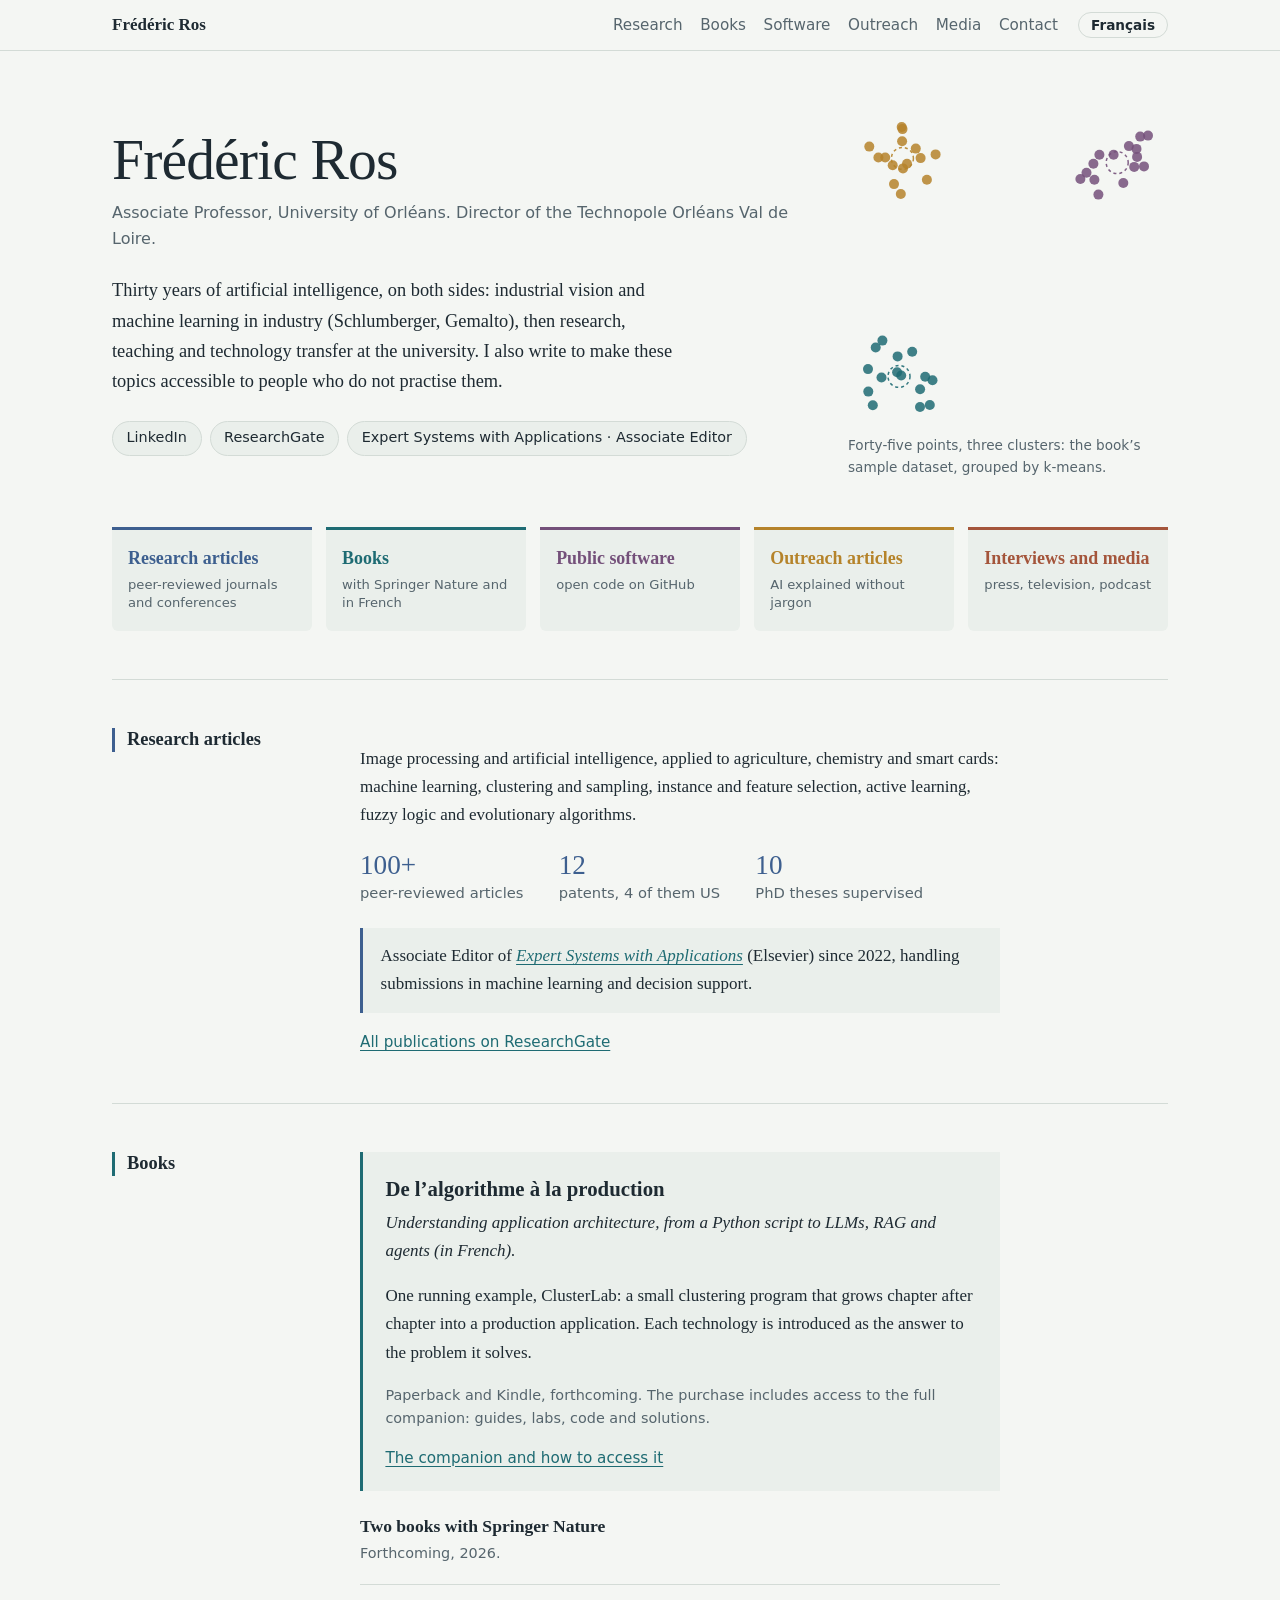
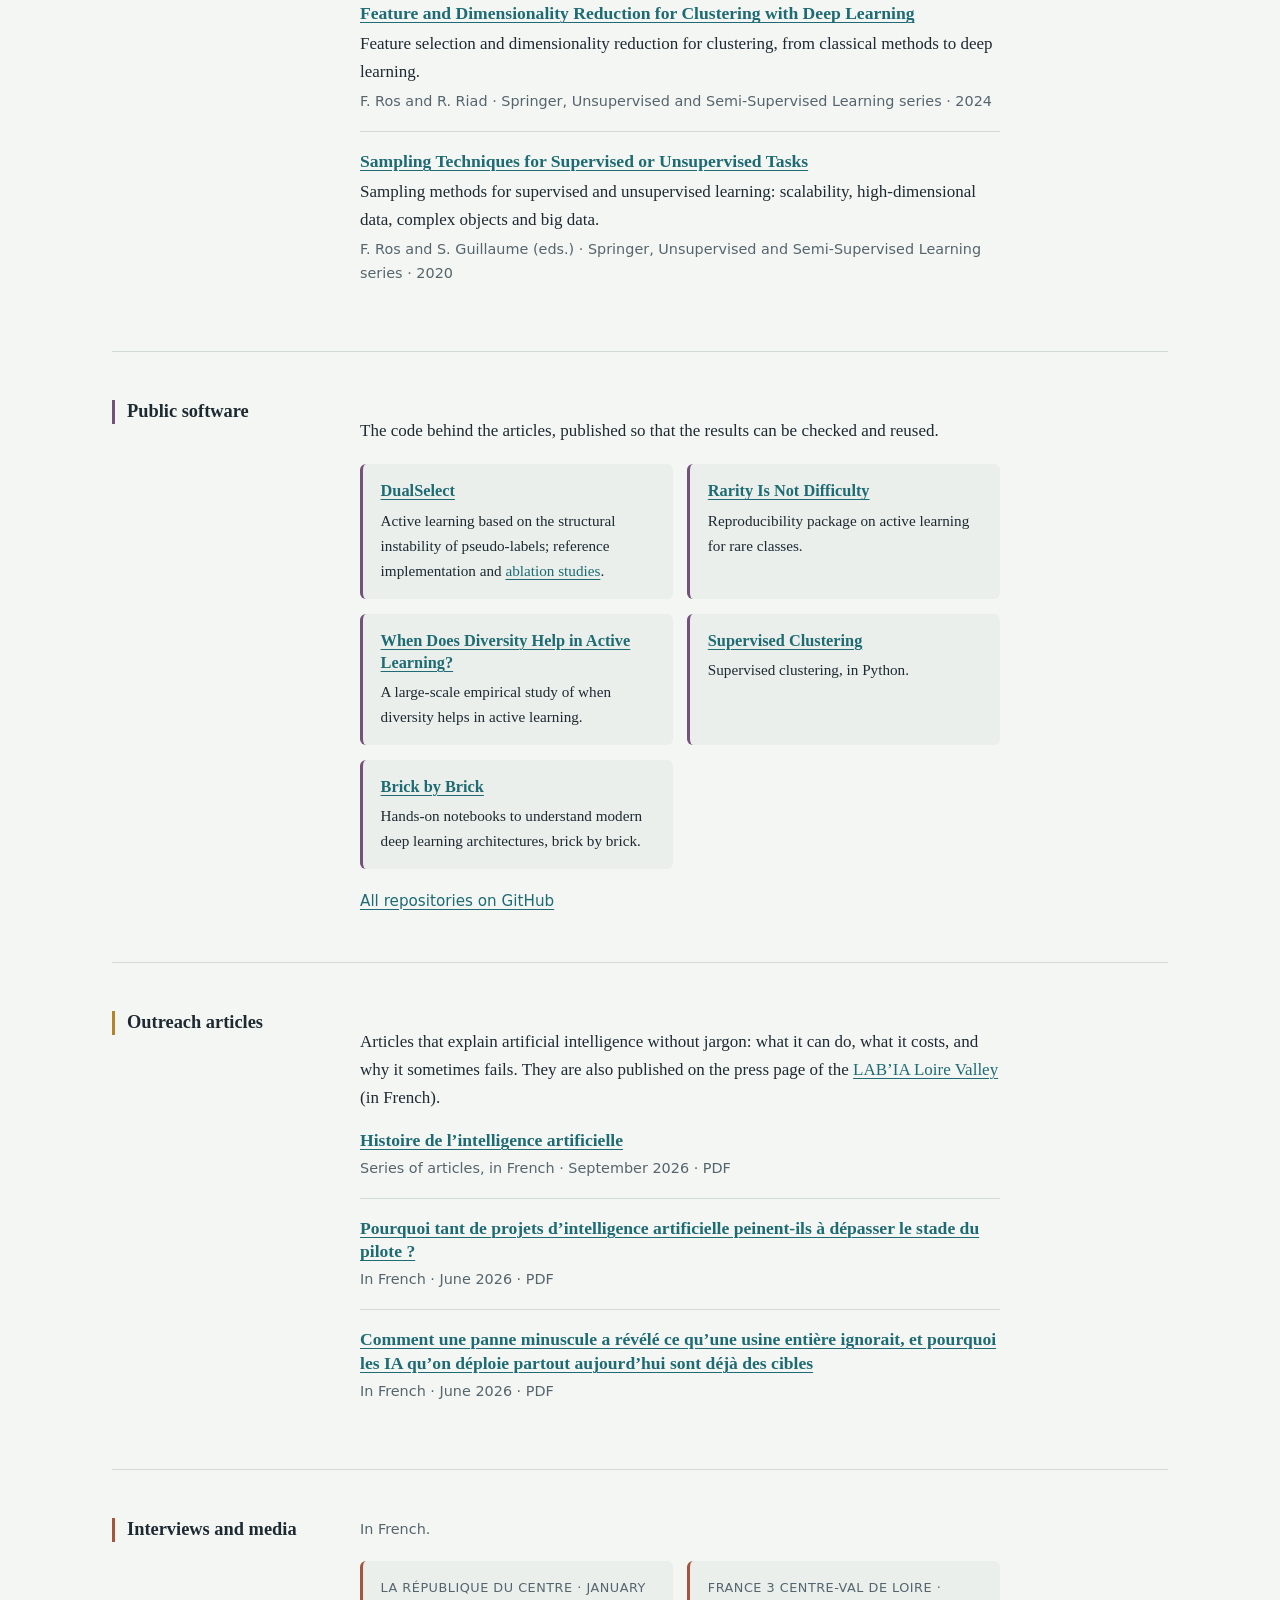
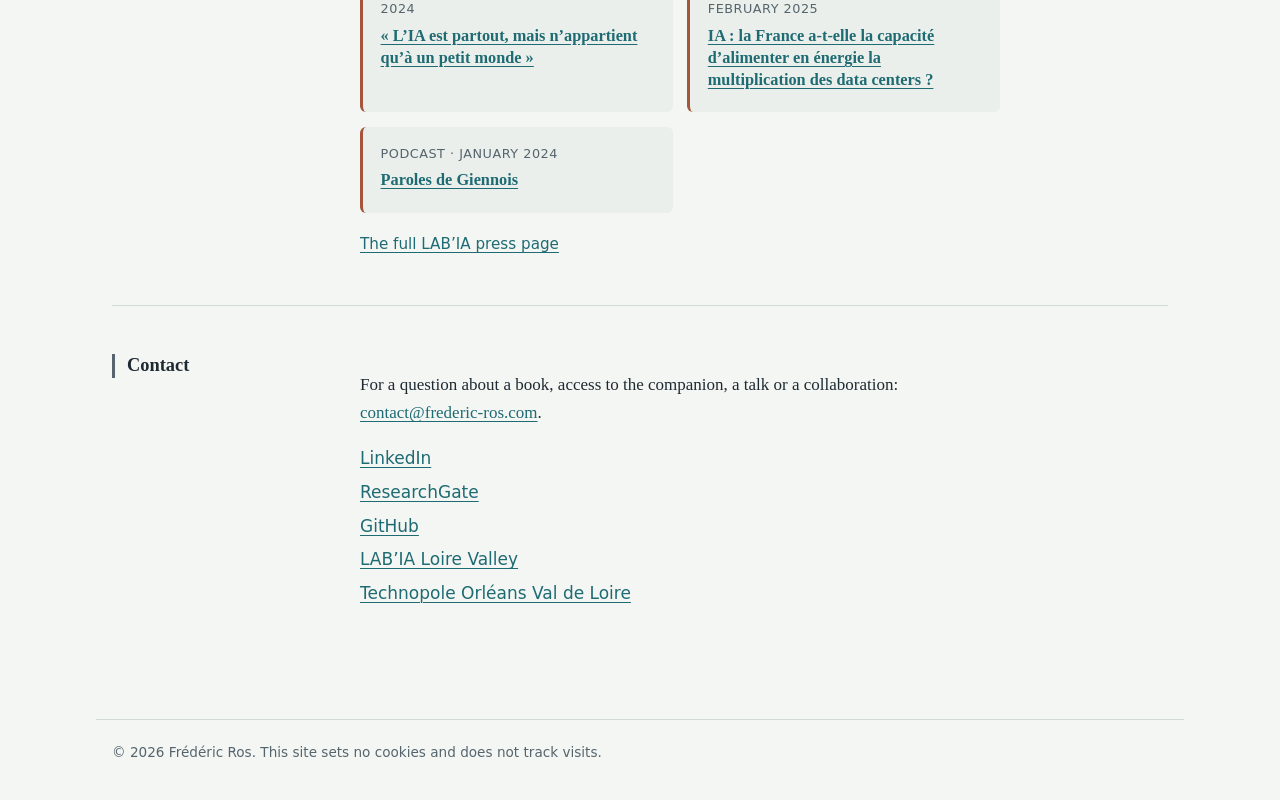
<file: index.html>
<!doctype html>
<html lang="fr" data-lang="fr">
<head>
<meta charset="utf-8">
<meta name="viewport" content="width=device-width, initial-scale=1">
<title>Frédéric Ros</title>
<meta name="titre-fr" content="Frédéric Ros — intelligence artificielle, recherche et vulgarisation">
<meta name="titre-en" content="Frédéric Ros — artificial intelligence, research and outreach">
<meta name="description" content="Frédéric Ros, professeur des universités associé (Université d'Orléans) et directeur de la Technopole Orléans Val de Loire : livres, articles de vulgarisation, recherche en intelligence artificielle.">
<link rel="icon" href="assets/icone.svg" type="image/svg+xml">
<link rel="stylesheet" href="assets/style.css">
<script src="assets/site.js"></script>
</head>
<body>

<header class="entete">
  <div class="entete-int">
    <a class="marque" href="./">Frédéric Ros</a>
    <nav class="nav" aria-label="Sections">
      <a href="#recherche"><span class="fr">Recherche</span><span class="en">Research</span></a>
      <a href="#livres"><span class="fr">Livres</span><span class="en">Books</span></a>
      <a href="#logiciels"><span class="fr">Logiciels</span><span class="en">Software</span></a>
      <a href="#vulgarisation"><span class="fr">Vulgarisation</span><span class="en">Outreach</span></a>
      <a href="#medias"><span class="fr">Médias</span><span class="en">Media</span></a>
      <a href="#contact">Contact</a>
    </nav>
    <button class="langue" type="button">English</button>
  </div>
</header>

<main>

  <!-- ===== Ouverture ===================================================== -->
  <section class="ouverture" aria-label="Présentation">
    <div>
      <h1>Frédéric Ros</h1>
      <p class="fonctions fr">Professeur des universités associé, Université d’Orléans.
        Directeur de la Technopole Orléans Val de Loire.</p>
      <p class="fonctions en">Associate Professor, University of Orléans.
        Director of the Technopole Orléans Val de Loire.</p>

      <p class="presentation fr">Trente ans d’intelligence artificielle, des deux côtés :
        la vision industrielle et l’apprentissage automatique en entreprise
        (Schlumberger, Gemalto), puis la recherche, l’enseignement et le transfert
        à l’université. J’écris aussi pour rendre ces sujets accessibles à ceux qui
        ne les pratiquent pas.</p>
      <p class="presentation en">Thirty years of artificial intelligence, on both sides:
        industrial vision and machine learning in industry (Schlumberger, Gemalto),
        then research, teaching and technology transfer at the university. I also
        write to make these topics accessible to people who do not practise them.</p>
      <ul class="profils">
        <li><a href="https://www.linkedin.com/in/fr%C3%A9d%C3%A9ric-ros-6837826/">LinkedIn</a></li>
        <li><a href="https://www.researchgate.net/profile/Frederic-Ros">ResearchGate</a></li>
        <li><a href="https://www.sciencedirect.com/journal/expert-systems-with-applications"><span class="fr">Expert Systems with Applications · éditeur associé</span><span class="en">Expert Systems with Applications · Associate Editor</span></a></li>
      </ul>
    </div>

    <figure class="nuage">
      <svg viewBox="0 0 320 320" role="img" aria-labelledby="nuage-titre">
        <title id="nuage-titre">Quarante-cinq points regroupés en trois groupes par un algorithme de clustering</title>
        <circle class="p g0" cx="27.7" cy="240.5" r="5" style="--i:0"/>
        <circle class="p g0" cx="72.1" cy="282.2" r="5" style="--i:1"/>
        <circle class="p g0" cx="53.2" cy="268.5" r="5" style="--i:2"/>
        <circle class="p g0" cx="64.2" cy="244.7" r="5" style="--i:3"/>
        <circle class="p g0" cx="24.8" cy="298.2" r="5" style="--i:4"/>
        <circle class="p g0" cx="77.2" cy="269.7" r="5" style="--i:5"/>
        <circle class="p g0" cx="72.0" cy="300.0" r="5" style="--i:6"/>
        <circle class="p g0" cx="49.6" cy="249.4" r="5" style="--i:7"/>
        <circle class="p g0" cx="34.4" cy="233.6" r="5" style="--i:8"/>
        <circle class="p g0" cx="81.8" cy="298.0" r="5" style="--i:9"/>
        <circle class="p g0" cx="20.0" cy="262.1" r="5" style="--i:10"/>
        <circle class="p g0" cx="84.5" cy="273.3" r="5" style="--i:11"/>
        <circle class="p g0" cx="33.5" cy="270.5" r="5" style="--i:12"/>
        <circle class="p g0" cx="20.3" cy="284.6" r="5" style="--i:13"/>
        <circle class="p g0" cx="49.1" cy="265.3" r="5" style="--i:14"/>
        <circle class="p g2" cx="246.4" cy="72.8" r="5" style="--i:15"/>
        <circle class="p g2" cx="245.4" cy="56.8" r="5" style="--i:16"/>
        <circle class="p g2" cx="250.4" cy="87.6" r="5" style="--i:17"/>
        <circle class="p g2" cx="289.1" cy="49.9" r="5" style="--i:18"/>
        <circle class="p g2" cx="275.3" cy="76.0" r="5" style="--i:19"/>
        <circle class="p g2" cx="300.0" cy="28.6" r="5" style="--i:20"/>
        <circle class="p g2" cx="238.5" cy="65.7" r="5" style="--i:21"/>
        <circle class="p g2" cx="280.9" cy="39.1" r="5" style="--i:22"/>
        <circle class="p g2" cx="296.0" cy="59.4" r="5" style="--i:23"/>
        <circle class="p g2" cx="288.5" cy="41.9" r="5" style="--i:24"/>
        <circle class="p g2" cx="251.4" cy="47.8" r="5" style="--i:25"/>
        <circle class="p g2" cx="292.2" cy="29.6" r="5" style="--i:26"/>
        <circle class="p g2" cx="265.6" cy="47.7" r="5" style="--i:27"/>
        <circle class="p g2" cx="232.4" cy="72.0" r="5" style="--i:28"/>
        <circle class="p g2" cx="286.2" cy="59.9" r="5" style="--i:29"/>
        <circle class="p g1" cx="30.4" cy="50.5" r="5" style="--i:30"/>
        <circle class="p g1" cx="67.8" cy="41.6" r="5" style="--i:31"/>
        <circle class="p g1" cx="44.7" cy="58.2" r="5" style="--i:32"/>
        <circle class="p g1" cx="54.1" cy="34.3" r="5" style="--i:33"/>
        <circle class="p g1" cx="55.0" cy="61.4" r="5" style="--i:34"/>
        <circle class="p g1" cx="52.8" cy="87.0" r="5" style="--i:35"/>
        <circle class="p g1" cx="21.3" cy="39.6" r="5" style="--i:36"/>
        <circle class="p g1" cx="87.6" cy="47.4" r="5" style="--i:37"/>
        <circle class="p g1" cx="46.0" cy="77.1" r="5" style="--i:38"/>
        <circle class="p g1" cx="53.7" cy="20.0" r="5" style="--i:39"/>
        <circle class="p g1" cx="72.6" cy="51.1" r="5" style="--i:40"/>
        <circle class="p g1" cx="78.9" cy="72.8" r="5" style="--i:41"/>
        <circle class="p g1" cx="54.5" cy="22.1" r="5" style="--i:42"/>
        <circle class="p g1" cx="59.0" cy="56.8" r="5" style="--i:43"/>
        <circle class="p g1" cx="37.2" cy="50.5" r="5" style="--i:44"/>
        <circle class="c g0" cx="51.0" cy="269.4" r="11"/>
        <circle class="c g1" cx="54.4" cy="51.4" r="11"/>
        <circle class="c g2" cx="269.2" cy="55.6" r="11"/>
      </svg>
      <figcaption class="fr">Quarante-cinq points, trois groupes : le jeu d’exemple du livre, regroupé par k-means.</figcaption>
      <figcaption class="en">Forty-five points, three clusters: the book’s sample dataset, grouped by k-means.</figcaption>
    </figure>
  </section>

  <!-- ===== Sommaire : les cinq rubriques, visibles d'un coup d'œil ======== -->
  <nav class="sommaire" aria-label="Rubriques">
    <a class="tuile t-recherche" href="#recherche">
      <span class="intitule"><span class="fr">Articles de recherche</span><span class="en">Research articles</span></span>
      <span class="detail"><span class="fr">revues et conférences à comité de lecture</span><span class="en">peer-reviewed journals and conferences</span></span>
    </a>
    <a class="tuile t-livres" href="#livres">
      <span class="intitule"><span class="fr">Livres</span><span class="en">Books</span></span>
      <span class="detail"><span class="fr">chez Springer Nature et en français</span><span class="en">with Springer Nature and in French</span></span>
    </a>
    <a class="tuile t-logiciels" href="#logiciels">
      <span class="intitule"><span class="fr">Logiciels publics</span><span class="en">Public software</span></span>
      <span class="detail"><span class="fr">code ouvert sur GitHub</span><span class="en">open code on GitHub</span></span>
    </a>
    <a class="tuile t-vulgarisation" href="#vulgarisation">
      <span class="intitule"><span class="fr">Articles de vulgarisation</span><span class="en">Outreach articles</span></span>
      <span class="detail"><span class="fr">l’IA expliquée sans jargon</span><span class="en">AI explained without jargon</span></span>
    </a>
    <a class="tuile t-medias" href="#medias">
      <span class="intitule"><span class="fr">Entretiens et médias</span><span class="en">Interviews and media</span></span>
      <span class="detail"><span class="fr">presse, télévision, podcast</span><span class="en">press, television, podcast</span></span>
    </a>
  </nav>

  <!-- ===== Articles de recherche ========================================
       Pour ajouter une publication : copier un bloc <li> ... </li> de la
       liste « Publications choisies » et remplacer le texte. -->
  <section class="section t-recherche" id="recherche">
    <h2><span class="fr">Articles de recherche</span><span class="en">Research articles</span></h2>
    <div class="texte">
      <p class="fr">Traitement d’images et intelligence artificielle, appliqués à
        l’agriculture, à la chimie et à la carte à puce : machine learning, clustering et
        échantillonnage, sélection d’instances et de variables, active learning,
        logique floue et algorithmes évolutionnaires.</p>
      <p class="en">Image processing and artificial intelligence, applied to agriculture, chemistry
        and smart cards: machine learning, clustering and sampling, instance and feature
        selection, active learning, fuzzy logic and evolutionary algorithms.</p>

      <ul class="chiffres">
        <li><strong>100+</strong> <span class="fr">articles à comité de lecture</span><span class="en">peer-reviewed articles</span></li>
        <li><strong>12</strong> <span class="fr">brevets, dont 4 américains</span><span class="en">patents, 4 of them US</span></li>
        <li><strong>10</strong> <span class="fr">thèses encadrées</span><span class="en">PhD theses supervised</span></li>
      </ul>

      <p class="encart fr">Éditeur associé d’<a href="https://www.sciencedirect.com/journal/expert-systems-with-applications"><em>Expert Systems with Applications</em></a> (Elsevier)
        depuis 2022, pour les soumissions relevant de l’apprentissage et de l’aide à la décision.</p>
      <p class="encart en">Associate Editor of <a href="https://www.sciencedirect.com/journal/expert-systems-with-applications"><em>Expert Systems with Applications</em></a> (Elsevier)
        since 2022, handling submissions in machine learning and decision support.</p>

      <!-- Publications choisies : à compléter. Modèle d'un bloc :
      <ul class="liste">
        <li>
          <h3><a href="LIEN-DE-L-ARTICLE">Titre de l'article</a></h3>
          <p class="meta">Revue · année</p>
        </li>
      </ul>
      -->

      <div class="liens-ligne">
        <a href="https://www.researchgate.net/profile/Frederic-Ros"><span class="fr">Toutes les publications sur ResearchGate</span><span class="en">All publications on ResearchGate</span></a>
      </div>
    </div>
  </section>

  <!-- ===== Livres =========================================================
       Pour ajouter un livre : copier un bloc <li> ... </li> de la liste
       ci-dessous et remplacer le texte, en français ET en anglais. -->
  <section class="section t-livres" id="livres">
    <h2><span class="fr">Livres</span><span class="en">Books</span></h2>
    <div class="texte">

      <div class="livre-principal">
        <h3>De l’algorithme à la production</h3>
        <p class="sous fr">Comprendre l’architecture des applications, du script Python aux LLM, au RAG et aux agents.</p>
        <p class="sous en">Understanding application architecture, from a Python script to LLMs, RAG and agents (in French).</p>
        <p class="fr">Un fil rouge, ClusterLab : un petit programme de clustering qui grandit
          chapitre après chapitre, jusqu’à devenir une application en production. Chaque
          technologie y est présentée comme la réponse à un problème qu’elle résout.</p>
        <p class="en">One running example, ClusterLab: a small clustering program that grows
          chapter after chapter into a production application. Each technology is
          introduced as the answer to the problem it solves.</p>
        <p class="meta fr">Broché et Kindle, à paraître. L’achat inclut l’accès au companion
          complet : guides, labs, codes et corrigés.</p>
        <p class="meta en">Paperback and Kindle, forthcoming. The purchase includes access to
          the full companion: guides, labs, code and solutions.</p>
        <div class="liens-ligne">
          <a href="clusterlab/"><span class="fr">Le companion et son accès</span><span class="en">The companion and how to access it</span></a>
          <!-- Quand le livre sera en vente, décommenter la ligne suivante et mettre le lien Amazon :
          <a href="https://www.amazon.fr/dp/XXXXXXXXXX"><span class="fr">Sur Amazon</span><span class="en">On Amazon</span></a>
          -->
        </div>
      </div>

      <ul class="liste">
        <li>
          <h3 class="fr">Deux ouvrages chez Springer Nature</h3>
          <h3 class="en">Two books with Springer Nature</h3>
          <p class="meta fr">À paraître en 2026.</p>
          <p class="meta en">Forthcoming, 2026.</p>
        </li>
        <li>
          <h3><a href="https://link.springer.com/book/10.1007/978-3-031-48742-2">Feature and Dimensionality Reduction for Clustering with Deep Learning</a></h3>
          <p class="fr">Sélection de variables et réduction de dimension pour le clustering, des méthodes classiques à l’apprentissage profond.</p>
          <p class="en">Feature selection and dimensionality reduction for clustering, from classical methods to deep learning.</p>
          <p class="meta fr">F. Ros et R. Riad · Springer, collection Unsupervised and Semi-Supervised Learning · 2024</p>
          <p class="meta en">F. Ros and R. Riad · Springer, Unsupervised and Semi-Supervised Learning series · 2024</p>
        </li>
        <li>
          <h3><a href="https://link.springer.com/book/10.1007/978-3-030-29349-9">Sampling Techniques for Supervised or Unsupervised Tasks</a></h3>
          <p class="fr">Les méthodes d’échantillonnage en apprentissage supervisé et non supervisé : passage à l’échelle, données de grande dimension, objets complexes et big data.</p>
          <p class="en">Sampling methods for supervised and unsupervised learning: scalability, high-dimensional data, complex objects and big data.</p>
          <p class="meta fr">F. Ros et S. Guillaume (dir.) · Springer, collection Unsupervised and Semi-Supervised Learning · 2020</p>
          <p class="meta en">F. Ros and S. Guillaume (eds.) · Springer, Unsupervised and Semi-Supervised Learning series · 2020</p>
        </li>
      </ul>
    </div>
  </section>

  <!-- ===== Logiciels publics ============================================= -->
  <section class="section t-logiciels" id="logiciels">
    <h2><span class="fr">Logiciels publics</span><span class="en">Public software</span></h2>
    <div class="texte">
      <p class="fr">Le code qui accompagne les articles, publié pour que les résultats
        puissent être vérifiés et réutilisés.</p>
      <p class="en">The code behind the articles, published so that the results can be
        checked and reused.</p>
      <ul class="grille">
        <li>
          <h3><a href="https://github.com/frederic-ros/dualselect">DualSelect</a></h3>
          <p class="fr">Apprentissage actif fondé sur l’instabilité structurelle des pseudo-étiquettes ; implémentation de référence et <a href="https://github.com/frederic-ros/dualselect-ablations">études d’ablation</a>.</p>
          <p class="en">Active learning based on the structural instability of pseudo-labels; reference implementation and <a href="https://github.com/frederic-ros/dualselect-ablations">ablation studies</a>.</p>
        </li>
        <li>
          <h3><a href="https://github.com/frederic-ros/Rarity-Is-Not-Difficulty">Rarity Is Not Difficulty</a></h3>
          <p class="fr">Paquet de reproductibilité sur l’apprentissage actif des classes rares.</p>
          <p class="en">Reproducibility package on active learning for rare classes.</p>
        </li>
        <li>
          <h3><a href="https://github.com/frederic-ros/When-Does-Diversity-Help-in-Active-Learning-">When Does Diversity Help in Active Learning?</a></h3>
          <p class="fr">Étude empirique à grande échelle sur l’apport de la diversité en apprentissage actif.</p>
          <p class="en">A large-scale empirical study of when diversity helps in active learning.</p>
        </li>
        <li>
          <h3><a href="https://github.com/frederic-ros/SupervisedClustering">Supervised Clustering</a></h3>
          <p class="fr">Clustering supervisé, en Python.</p>
          <p class="en">Supervised clustering, in Python.</p>
        </li>
        <li>
          <h3><a href="https://github.com/frederic-ros/TP-Brick-by-Brick-Approach-to-Modern-Deep-Learning-Architectures">Brick by Brick</a></h3>
          <p class="fr">Travaux pratiques pour comprendre les architectures modernes d’apprentissage profond, brique par brique.</p>
          <p class="en">Hands-on notebooks to understand modern deep learning architectures, brick by brick.</p>
        </li>
      </ul>
      <div class="liens-ligne">
        <a href="https://github.com/frederic-ros"><span class="fr">Tous les dépôts sur GitHub</span><span class="en">All repositories on GitHub</span></a>
      </div>
    </div>
  </section>

  <!-- ===== Articles de vulgarisation ======================================
       Pour ajouter un article : copier un bloc <li> ... </li>. -->
  <section class="section t-vulgarisation" id="vulgarisation">
    <h2><span class="fr">Articles de vulgarisation</span><span class="en">Outreach articles</span></h2>
    <div class="texte">
      <p class="fr">Des articles pour expliquer l’intelligence artificielle sans jargon :
        ce qu’elle sait faire, ce qu’elle coûte, et pourquoi elle échoue parfois. Ils sont
        aussi publiés sur la page presse du
        <a href="https://www.labia-loirevalley.fr/presse">LAB’IA Loire Valley</a>.</p>
      <p class="en">Articles that explain artificial intelligence without jargon: what it can
        do, what it costs, and why it sometimes fails. They are also published on the
        press page of the <a href="https://www.labia-loirevalley.fr/presse">LAB’IA Loire Valley</a>
        (in French).</p>

      <ul class="liste">
        <li>
          <h3><a href="https://www.labia-loirevalley.fr/_files/ugd/667cf1_a7c335a322a34a048b04412aaca692c6.pdf">Histoire de l’intelligence artificielle</a></h3>
          <p class="meta fr">Série d’articles · septembre 2026 · PDF</p>
          <p class="meta en">Series of articles, in French · September 2026 · PDF</p>
        </li>
        <li>
          <h3><a href="https://www.labia-loirevalley.fr/_files/ugd/667cf1_764ac8ee5a974c2fb21922f3dd4832d5.pdf">Pourquoi tant de projets d’intelligence artificielle peinent-ils à dépasser le stade du pilote ?</a></h3>
          <p class="meta fr">Juin 2026 · PDF</p>
          <p class="meta en">In French · June 2026 · PDF</p>
        </li>
        <li>
          <h3><a href="https://www.labia-loirevalley.fr/_files/ugd/667cf1_fce19603811548ce81e33f0db9d3aa46.pdf">Comment une panne minuscule a révélé ce qu’une usine entière ignorait, et pourquoi les IA qu’on déploie partout aujourd’hui sont déjà des cibles</a></h3>
          <p class="meta fr">Juin 2026 · PDF</p>
          <p class="meta en">In French · June 2026 · PDF</p>
        </li>
      </ul>
    </div>
  </section>

  <!-- ===== Entretiens et médias ========================================== -->
  <section class="section t-medias" id="medias">
    <h2><span class="fr">Entretiens et médias</span><span class="en">Interviews and media</span></h2>
    <div class="texte">
      <p class="en meta">In French.</p>
      <ul class="grille">
        <li>
          <p class="support">La République du Centre · <span class="fr">janvier 2024</span><span class="en">January 2024</span></p>
          <h3><a href="https://www.larep.fr/orleans-45000/actualites/lia-est-partout-mais-nappartient-qua-un-petit-monde-entretien-avec-frederic-ros-directeur-d-orleans-technopole_14432023/">« L’IA est partout, mais n’appartient qu’à un petit monde »</a></h3>
        </li>
        <li>
          <p class="support">France 3 Centre-Val de Loire · <span class="fr">février 2025</span><span class="en">February 2025</span></p>
          <h3><a href="https://france3-regions.francetvinfo.fr/centre-val-de-loire/loiret/orleans/ia-pour-reussir-la-3e-revolution-industrielle-et-technologique-la-france-a-t-elle-la-capacite-d-alimenter-en-energie-la-multiplication-des-data-centers-3107137.html">IA : la France a-t-elle la capacité d’alimenter en énergie la multiplication des data centers ?</a></h3>
        </li>
        <li>
          <p class="support">Podcast · <span class="fr">janvier 2024</span><span class="en">January 2024</span></p>
          <h3><a href="https://podcast.ausha.co/paroles-de-giennois/frederic-ros-directeur-du-technopole-d-orleans">Paroles de Giennois</a></h3>
        </li>
      </ul>
      <div class="liens-ligne">
        <a href="https://www.labia-loirevalley.fr/presse"><span class="fr">Toute la revue de presse du LAB’IA</span><span class="en">The full LAB’IA press page</span></a>
      </div>
    </div>
  </section>

  <!-- ===== Contact ====================================================== -->
  <section class="section t-contact" id="contact">
    <h2>Contact</h2>
    <div class="texte">
      <p class="fr">Pour une question sur un livre, une demande d’accès au companion, une
        intervention ou une collaboration : <a href="mailto:contact@frederic-ros.com">contact@frederic-ros.com</a>.</p>
      <p class="en">For a question about a book, access to the companion, a talk or a
        collaboration: <a href="mailto:contact@frederic-ros.com">contact@frederic-ros.com</a>.</p>
      <ul class="reseaux">
        <li><a href="https://www.linkedin.com/in/fr%C3%A9d%C3%A9ric-ros-6837826/">LinkedIn</a></li>
        <li><a href="https://www.researchgate.net/profile/Frederic-Ros">ResearchGate</a></li>
        <li><a href="https://github.com/frederic-ros">GitHub</a></li>
        <li><a href="https://www.labia-loirevalley.fr/">LAB’IA Loire Valley</a></li>
        <li><a href="https://www.tech-orleans.fr/">Technopole Orléans Val de Loire</a></li>
      </ul>
    </div>
  </section>

</main>

<footer class="pied">
  <span class="fr">© 2026 Frédéric Ros. Ce site ne dépose aucun cookie et ne mesure pas les visites.</span>
  <span class="en">© 2026 Frédéric Ros. This site sets no cookies and does not track visits.</span>
</footer>

</body>
</html>
</file>
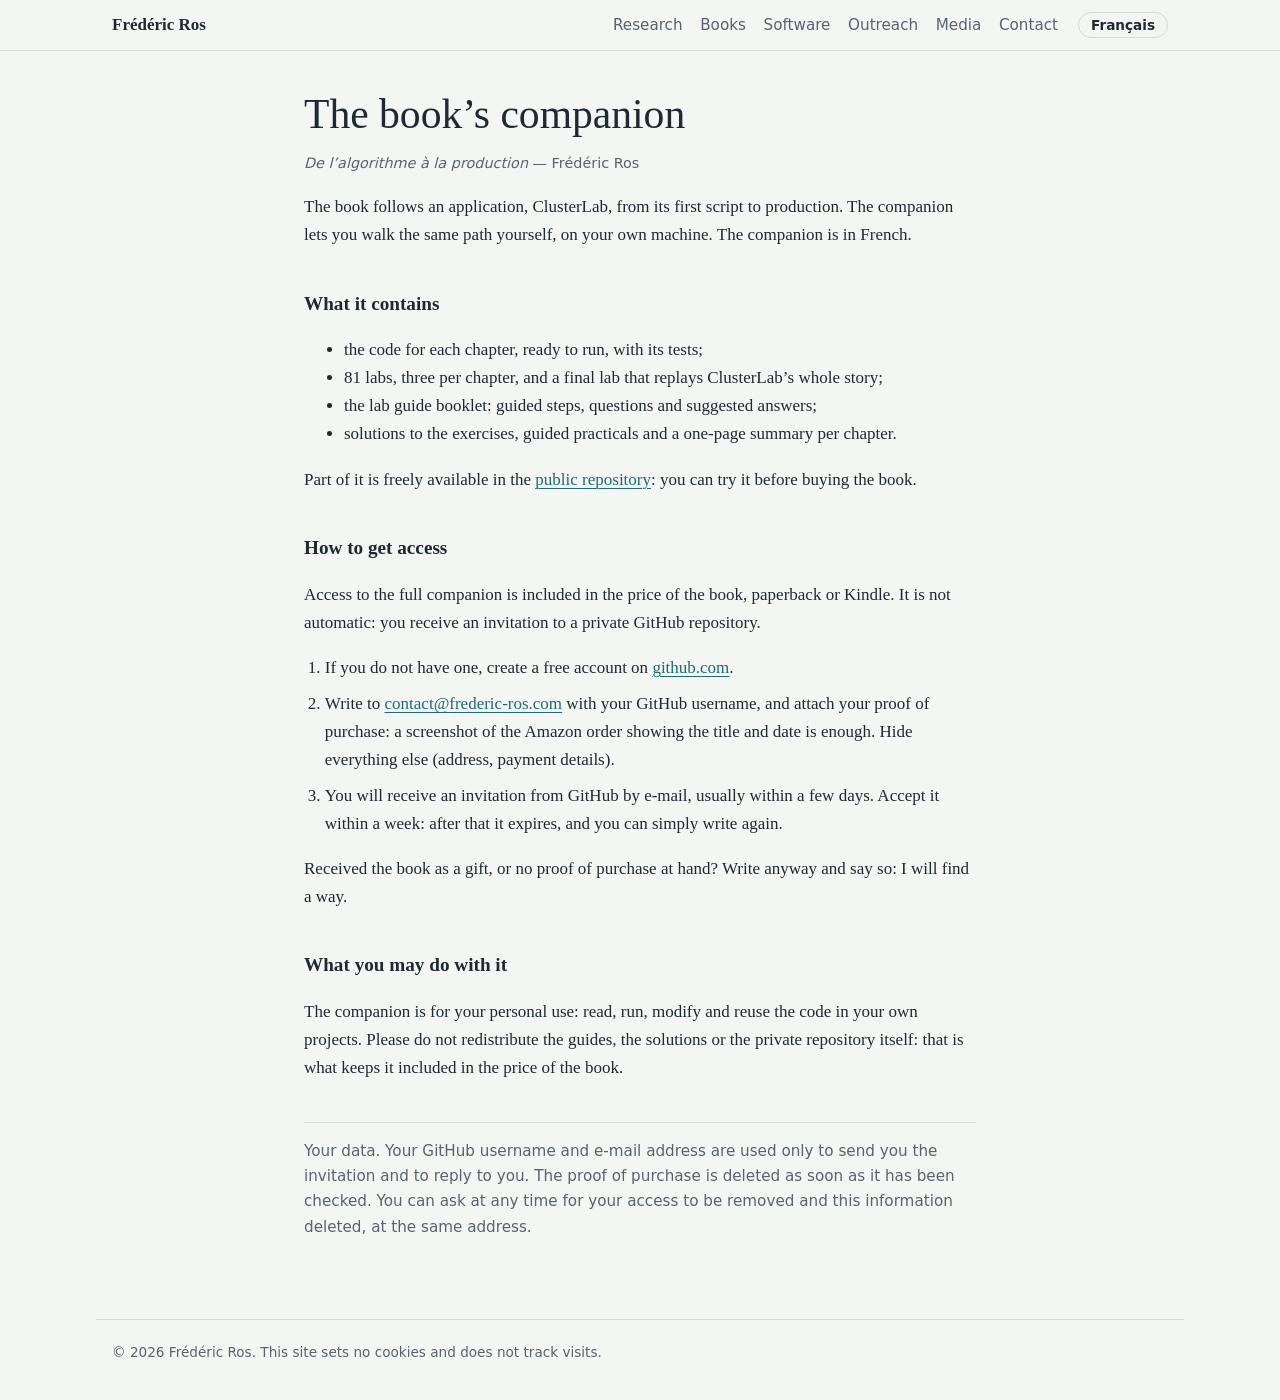
<file: clusterlab/index.html>
<!doctype html>
<html lang="fr" data-lang="fr">
<head>
<meta charset="utf-8">
<meta name="viewport" content="width=device-width, initial-scale=1">
<title>Companion — De l’algorithme à la production</title>
<meta name="titre-fr" content="Companion du livre « De l’algorithme à la production » — Frédéric Ros">
<meta name="titre-en" content="Companion to the book “De l’algorithme à la production” — Frédéric Ros">
<meta name="description" content="Accéder au companion du livre « De l'algorithme à la production » : guides, labs, codes et corrigés, inclus avec le livre broché ou Kindle.">
<link rel="icon" href="../assets/icone.svg" type="image/svg+xml">
<link rel="stylesheet" href="../assets/style.css">
<script src="../assets/site.js"></script>
</head>
<body>

<header class="entete">
  <div class="entete-int">
    <a class="marque" href="../">Frédéric Ros</a>
    <nav class="nav" aria-label="Sections">
      <a href="../#recherche"><span class="fr">Recherche</span><span class="en">Research</span></a>
      <a href="../#livres"><span class="fr">Livres</span><span class="en">Books</span></a>
      <a href="../#logiciels"><span class="fr">Logiciels</span><span class="en">Software</span></a>
      <a href="../#vulgarisation"><span class="fr">Vulgarisation</span><span class="en">Outreach</span></a>
      <a href="../#medias"><span class="fr">Médias</span><span class="en">Media</span></a>
      <a href="../#contact">Contact</a>
    </nav>
    <button class="langue" type="button">English</button>
  </div>
</header>

<main class="page">
  <h1><span class="fr">Le companion du livre</span><span class="en">The book’s companion</span></h1>
  <p class="meta"><em>De l’algorithme à la production</em> — Frédéric Ros</p>

  <p class="fr">Le livre suit une application, ClusterLab, du premier script jusqu’à la
    production. Le companion permet de refaire ce chemin soi-même, sur sa machine.</p>
  <p class="en">The book follows an application, ClusterLab, from its first script to
    production. The companion lets you walk the same path yourself, on your own machine.
    The companion is in French.</p>

  <h2><span class="fr">Ce qu’il contient</span><span class="en">What it contains</span></h2>
  <ul>
    <li class="fr">le code de chaque chapitre, prêt à lancer, et ses tests ;</li>
    <li class="en">the code for each chapter, ready to run, with its tests;</li>
    <li class="fr">81 labs, trois par chapitre, et un super-lab qui rejoue toute l’histoire de ClusterLab ;</li>
    <li class="en">81 labs, three per chapter, and a final lab that replays ClusterLab’s whole story;</li>
    <li class="fr">le livret « Guides des labs » : étapes guidées, questions et éléments de réponse ;</li>
    <li class="en">the lab guide booklet: guided steps, questions and suggested answers;</li>
    <li class="fr">les corrigés des exercices, les TP guidés et un carnet de bord d’une page par chapitre.</li>
    <li class="en">solutions to the exercises, guided practicals and a one-page summary per chapter.</li>
  </ul>
  <p class="fr">Une partie est en accès libre sur le
    <a href="https://github.com/frederic-ros/clusterlab-companion">dépôt public</a> : vous
    pouvez l’essayer avant d’acheter le livre.</p>
  <p class="en">Part of it is freely available in the
    <a href="https://github.com/frederic-ros/clusterlab-companion">public repository</a>:
    you can try it before buying the book.</p>

  <h2><span class="fr">Comment y accéder</span><span class="en">How to get access</span></h2>
  <p class="fr">L’accès au companion complet est inclus dans le prix du livre, broché ou
    Kindle. Il n’est pas automatique : il se fait par une invitation à un dépôt GitHub privé.</p>
  <p class="en">Access to the full companion is included in the price of the book,
    paperback or Kindle. It is not automatic: you receive an invitation to a private
    GitHub repository.</p>
  <ol class="etapes">
    <li class="fr">Si vous n’en avez pas, créez un compte gratuit sur <a href="https://github.com/signup">github.com</a>.</li>
    <li class="en">If you do not have one, create a free account on <a href="https://github.com/signup">github.com</a>.</li>
    <li class="fr">Écrivez à <a href="mailto:contact@frederic-ros.com?subject=Acc%C3%A8s%20au%20companion%20ClusterLab">contact@frederic-ros.com</a>
      en indiquant votre identifiant GitHub, et joignez votre justificatif d’achat : une
      capture de la commande Amazon où figurent le titre et la date suffit. Masquez le reste
      (adresse, moyen de paiement).</li>
    <li class="en">Write to <a href="mailto:contact@frederic-ros.com?subject=Companion%20access%20ClusterLab">contact@frederic-ros.com</a>
      with your GitHub username, and attach your proof of purchase: a screenshot of the
      Amazon order showing the title and date is enough. Hide everything else (address,
      payment details).</li>
    <li class="fr">Vous recevez une invitation de GitHub par e-mail, en général sous quelques
      jours. Acceptez-la dans la semaine : passé ce délai, elle expire, et il suffit de me
      réécrire.</li>
    <li class="en">You will receive an invitation from GitHub by e-mail, usually within a few
      days. Accept it within a week: after that it expires, and you can simply write again.</li>
  </ol>
  <p class="fr">Livre reçu en cadeau, ou pas de justificatif à portée de main ? Écrivez quand
    même, en le précisant : je trouverai une solution.</p>
  <p class="en">Received the book as a gift, or no proof of purchase at hand? Write anyway
    and say so: I will find a way.</p>

  <h2><span class="fr">Ce que vous pouvez en faire</span><span class="en">What you may do with it</span></h2>
  <p class="fr">Le companion est destiné à votre usage personnel : lisez, lancez, modifiez
    et réutilisez le code dans vos propres projets. Merci de ne pas redistribuer les
    guides, les corrigés ni le dépôt privé lui-même : c’est ce qui permet de continuer à
    l’inclure dans le prix du livre.</p>
  <p class="en">The companion is for your personal use: read, run, modify and reuse the
    code in your own projects. Please do not redistribute the guides, the solutions or the
    private repository itself: that is what keeps it included in the price of the book.</p>

  <p class="note fr">Vos données. Votre identifiant GitHub et votre adresse e-mail servent
    uniquement à vous envoyer l’invitation et à vous répondre. Le justificatif d’achat est
    supprimé dès la vérification faite. Vous pouvez demander à tout moment le retrait de
    votre accès et la suppression de ces informations, à la même adresse.</p>
  <p class="note en">Your data. Your GitHub username and e-mail address are used only to
    send you the invitation and to reply to you. The proof of purchase is deleted as soon as
    it has been checked. You can ask at any time for your access to be removed and this
    information deleted, at the same address.</p>
</main>

<footer class="pied">
  <span class="fr">© 2026 Frédéric Ros. Ce site ne dépose aucun cookie et ne mesure pas les visites.</span>
  <span class="en">© 2026 Frédéric Ros. This site sets no cookies and does not track visits.</span>
</footer>

</body>
</html>
</file>
<file: assets/style.css>
/* Site de Frédéric Ros — feuille de style unique.
   Couleurs : un papier froid, une encre ardoise, et les trois couleurs des groupes
   du nuage de points (le jeu d'exemple de ClusterLab), réutilisées avec parcimonie. */

:root {
  --papier: #f4f6f3;
  --encre: #1e2a32;
  --gris: #56656d;
  --filet: #d3dbd6;
  --g0: #1e6b73;   /* sarcelle : liens et premier groupe */
  --g1: #b5832a;   /* ocre */
  --g2: #74507a;   /* prune */
  --g3: #3d5f8f;   /* bleu ardoise */
  --g4: #a4553b;   /* brique */
  --fond-carte: #eaefeb;
  /* Polices déjà installées sur les machines : rien n'est chargé depuis un tiers. */
  --serif: Charter, "Bitstream Charter", "Sitka Text", Cambria, Georgia, serif;
  --sans: system-ui, -apple-system, "Segoe UI", Roboto, "Helvetica Neue", Arial, sans-serif;
}
@media (prefers-color-scheme: dark) {
  :root:not([data-theme="light"]) {
    --papier: #141b1f; --encre: #e3e9e6; --gris: #9fb0b6; --filet: #2c383e;
    --g0: #5fb3bb; --g1: #d9aa55; --g2: #b48bbb; --g3: #8eaedb; --g4: #df8f72; --fond-carte: #1b2428;
  }
}
:root[data-theme="dark"] {
  --papier: #141b1f; --encre: #e3e9e6; --gris: #9fb0b6; --filet: #2c383e;
  --g0: #5fb3bb; --g1: #d9aa55; --g2: #b48bbb; --g3: #8eaedb; --g4: #df8f72; --fond-carte: #1b2428;
}

/* Une seule langue visible à la fois (le reste est masqué, pas supprimé). */
html[data-lang="fr"] .en, html[data-lang="en"] .fr { display: none !important; }

* { box-sizing: border-box; }
html { -webkit-text-size-adjust: 100%; }
body {
  margin: 0; background: var(--papier); color: var(--encre);
  font-family: var(--serif); font-size: 1.0625rem; line-height: 1.65;
  font-optical-sizing: auto;
}
a { color: var(--g0); text-underline-offset: 0.18em; text-decoration-thickness: 1px; }
a:hover { text-decoration-thickness: 2px; }
:focus-visible { outline: 2px solid var(--g0); outline-offset: 3px; border-radius: 2px; }

/* --- En-tête ------------------------------------------------------------ */
.entete {
  position: sticky; top: 0; z-index: 10; background: var(--papier);
  border-bottom: 1px solid var(--filet);
}
.entete-int {
  max-width: 68rem; margin: 0 auto; padding: 0.7rem 1rem;
  display: flex; align-items: center; gap: 1.25rem; font-family: var(--sans);
}
.marque { font-family: var(--serif); font-weight: 600; color: var(--encre); text-decoration: none; margin-right: auto; }
.nav { display: flex; gap: 1.1rem; flex-wrap: wrap; }
.nav a { color: var(--gris); text-decoration: none; font-size: 0.95rem; }
.nav a:hover { color: var(--encre); }
.langue {
  font: 600 0.85rem var(--sans); color: var(--encre); background: transparent;
  border: 1px solid var(--filet); border-radius: 999px; padding: 0.25rem 0.75rem; cursor: pointer;
}
.langue:hover { border-color: var(--gris); }
@media (max-width: 960px) { .nav { display: none; } }

/* --- Mise en page : une marge de titres, une colonne de texte ----------- */
main { max-width: 68rem; margin: 0 auto; padding: 0 1rem 4rem; }
.section {
  display: grid; grid-template-columns: 13rem minmax(0, 1fr); gap: 2.5rem;
  padding: 3rem 0; border-top: 1px solid var(--filet);
}
.section > h2 {
  margin: 0; font-size: 1.15rem; font-weight: 600; line-height: 1.3;
  position: sticky; top: 4.5rem; align-self: start;
}
.texte { max-width: 40rem; }
.texte > :first-child { margin-top: 0; }
@media (max-width: 760px) {
  .section { grid-template-columns: 1fr; gap: 1rem; padding: 2.25rem 0; }
  .section > h2 { position: static; }
}

/* --- Ouverture ------------------------------------------------------------ */
.ouverture {
  display: grid; grid-template-columns: minmax(0, 1fr) 20rem; gap: 3rem;
  align-items: center; padding: 3.5rem 0 3rem;
}
.ouverture h1 {
  font-size: clamp(2.4rem, 6vw, 3.6rem); line-height: 1.05; margin: 0 0 0.6rem;
  font-weight: 500; letter-spacing: -0.015em;
}
.fonctions { font-family: var(--sans); color: var(--gris); margin: 0 0 1.4rem; font-size: 1rem; }
.presentation { font-size: 1.15rem; max-width: 36rem; margin: 0; }
figure.nuage { margin: 0; }
figure.nuage svg { width: 100%; height: auto; display: block; }
figure.nuage figcaption { font-family: var(--sans); font-size: 0.85rem; color: var(--gris); margin-top: 0.4rem; }
@media (max-width: 760px) {
  .ouverture { grid-template-columns: 1fr; gap: 1.5rem; padding-top: 2rem; }
  figure.nuage { max-width: 16rem; }
}

/* Le nuage : les points apparaissent gris, puis prennent la couleur de leur groupe. */
.p { fill: var(--gris); opacity: 0.85; }
.p.g0 { animation: colorie0 0.9s ease-out forwards; }
.p.g1 { animation: colorie1 0.9s ease-out forwards; }
.p.g2 { animation: colorie2 0.9s ease-out forwards; }
.p { animation-delay: calc(400ms + var(--i) * 18ms) !important; }
.c { fill: none; stroke-width: 1.5; stroke-dasharray: 3 3; opacity: 0; animation: centre 0.6s ease-out 1.6s forwards; }
.c.g0 { stroke: var(--g0); } .c.g1 { stroke: var(--g1); } .c.g2 { stroke: var(--g2); }
@keyframes colorie0 { to { fill: var(--g0); } }
@keyframes colorie1 { to { fill: var(--g1); } }
@keyframes colorie2 { to { fill: var(--g2); } }
@keyframes centre { to { opacity: 0.9; } }
@media (prefers-reduced-motion: reduce) {
  .p, .c { animation: none !important; }
  .p.g0 { fill: var(--g0); } .p.g1 { fill: var(--g1); } .p.g2 { fill: var(--g2); }
  .c { opacity: 0.9; }
}

/* --- Listes de travaux ------------------------------------------------------ */
.liste { list-style: none; margin: 0; padding: 0; }
.liste > li { padding: 1.1rem 0; border-bottom: 1px solid var(--filet); }
.liste > li:first-child { padding-top: 0; }
.liste > li:last-child { border-bottom: 0; }
.liste h3 { font-size: 1.1rem; font-weight: 600; margin: 0 0 0.25rem; line-height: 1.35; }
.liste p { margin: 0.25rem 0 0; }
.meta { font-family: var(--sans); font-size: 0.9rem; color: var(--gris); }
.liens-ligne { font-family: var(--sans); font-size: 0.95rem; margin-top: 0.45rem; display: flex; gap: 1.1rem; flex-wrap: wrap; }
h3.sous-titre { font-size: 1rem; font-weight: 600; margin: 2.2rem 0 0.8rem; color: var(--gris); font-family: var(--sans); }

/* Le livre mis en avant : un encadré discret, pas une vitrine. */
.livre-principal { background: var(--fond-carte); border-left: 3px solid var(--g0); padding: 1.25rem 1.4rem; margin-bottom: 1.5rem; }
.livre-principal h3 { font-size: 1.3rem; margin: 0 0 0.2rem; }
.livre-principal .sous { font-style: italic; margin: 0 0 0.8rem; }

/* --- Contact et pied de page ------------------------------------------------ */
.reseaux { list-style: none; padding: 0; margin: 1rem 0 0; font-family: var(--sans); display: grid; gap: 0.35rem; }
.pied { max-width: 68rem; margin: 0 auto; padding: 1.5rem 1rem 2.5rem; border-top: 1px solid var(--filet);
  font: 0.85rem var(--sans); color: var(--gris); }

/* --- Page du companion ------------------------------------------------------ */
.page { max-width: 44rem; margin: 0 auto; padding: 2.5rem 1rem 4rem; }
.page h1 { font-size: clamp(1.9rem, 5vw, 2.6rem); line-height: 1.12; font-weight: 500; margin: 0 0 0.5rem; }
.page h2 { font-size: 1.2rem; margin: 2.4rem 0 0.6rem; }
.etapes { padding-left: 1.3rem; }
.etapes li { margin: 0.5rem 0; }
.note { font-family: var(--sans); font-size: 0.95rem; color: var(--gris); border-top: 1px solid var(--filet); padding-top: 1rem; margin-top: 2.5rem; }

/* --- Sommaire : cinq tuiles, une couleur par rubrique ------------------------ */
.t-recherche { --accent: var(--g3); }
.t-livres { --accent: var(--g0); }
.t-logiciels { --accent: var(--g2); }
.t-vulgarisation { --accent: var(--g1); }
.t-medias { --accent: var(--g4); }
.t-contact { --accent: var(--gris); }

.sommaire {
  display: grid; grid-template-columns: repeat(5, minmax(0, 1fr)); gap: 0.9rem;
  padding: 0 0 3rem;
}
.tuile {
  display: flex; flex-direction: column; gap: 0.2rem; text-decoration: none; color: var(--encre);
  background: var(--fond-carte); border-top: 3px solid var(--accent);
  padding: 1.1rem 1rem 1.2rem; border-radius: 0 0 6px 6px; gap: 0.35rem;
  transition: transform 0.15s ease, box-shadow 0.15s ease;
}
.tuile:hover { transform: translateY(-2px); box-shadow: 0 6px 18px rgba(0,0,0,0.08); }
.tuile .chiffre { font-size: 2rem; line-height: 1.1; font-weight: 500; color: var(--accent); }
.tuile .intitule { font-family: var(--serif); font-weight: 600; font-size: 1.12rem; line-height: 1.3; color: var(--accent); }
.tuile .detail { font-family: var(--sans); font-size: 0.82rem; color: var(--gris); line-height: 1.35; }
@media (max-width: 960px) { .sommaire { grid-template-columns: repeat(3, minmax(0, 1fr)); } }
@media (max-width: 560px) { .sommaire { grid-template-columns: repeat(2, minmax(0, 1fr)); } }
@media (prefers-reduced-motion: reduce) { .tuile { transition: none; } .tuile:hover { transform: none; } }

/* Chaque rubrique reprend la couleur de sa tuile. */
.section > h2 { padding-left: 0.75rem; border-left: 3px solid var(--accent, var(--filet)); }
.section { scroll-margin-top: 3.5rem; }

/* Chiffres clés de la recherche */
.chiffres { list-style: none; padding: 0; margin: 1.4rem 0; display: flex; flex-wrap: wrap; gap: 0.8rem 2.2rem; font-family: var(--sans); color: var(--gris); font-size: 0.92rem; }
.chiffres strong { display: block; font-family: var(--serif); font-size: 1.7rem; font-weight: 500; color: var(--accent); line-height: 1.1; }
.encart { background: var(--fond-carte); border-left: 3px solid var(--accent); padding: 0.9rem 1.1rem; }

/* Grilles de cartes : logiciels, médias */
.grille { list-style: none; padding: 0; margin: 1.2rem 0; display: grid; grid-template-columns: repeat(auto-fill, minmax(15rem, 1fr)); gap: 0.9rem; }
.grille > li { background: var(--fond-carte); padding: 1rem 1.1rem; border-radius: 6px; border-left: 3px solid var(--accent); }
.grille h3 { font-size: 1.02rem; font-weight: 600; margin: 0 0 0.35rem; line-height: 1.35; }
.grille p { margin: 0.2rem 0 0; font-size: 0.95rem; }
.grille .support { font-family: var(--sans); font-size: 0.8rem; color: var(--gris); text-transform: uppercase; letter-spacing: 0.04em; margin: 0 0 0.35rem; }

/* Liens de profil sous la présentation */
.profils { list-style: none; padding: 0; margin: 1.5rem 0 0; display: flex; flex-wrap: wrap; gap: 0.5rem; font-family: var(--sans); font-size: 0.9rem; }
.profils a { display: inline-block; text-decoration: none; color: var(--encre); border: 1px solid var(--filet); border-radius: 999px; padding: 0.3rem 0.85rem; background: var(--fond-carte); }
.profils a:hover { border-color: var(--g0); color: var(--g0); }
</file>
